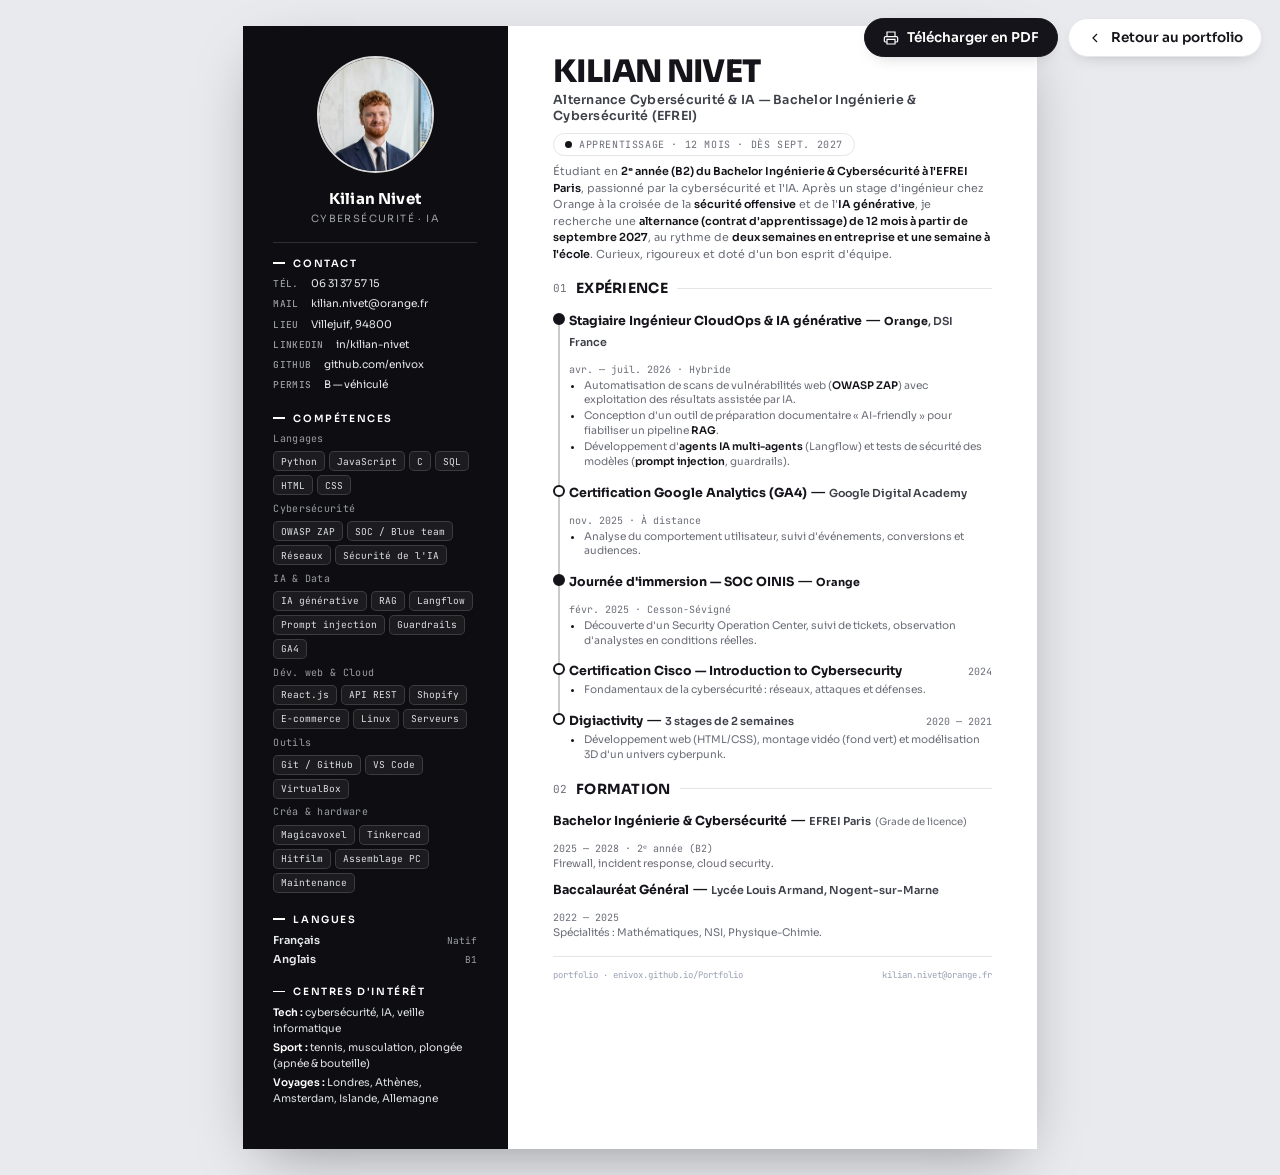
<file: cv.html>
<!DOCTYPE html>
<html lang="fr">
<head>
<meta charset="UTF-8" />
<meta name="viewport" content="width=device-width, initial-scale=1.0" />
<title>CV — Kilian Nivet</title>
<link href="https://fonts.googleapis.com/css2?family=Sora:wght@300;400;500;600;700;800&family=JetBrains+Mono:wght@400;500&display=swap" rel="stylesheet">
<style>
  :root{
    --sidebar:#0E0E12;
    --sb-text:#ECEDF1;
    --sb-muted:#9B9DA5;
    --sb-line:rgba(255,255,255,.14);
    --ink:#14141A;
    --muted:#6C6F79;
    --org:#3E414A;
    --line:#E6E6EA;
  }
  *{box-sizing:border-box;margin:0;padding:0}
  html,body{background:#e9eaee;font-family:"Sora",system-ui,sans-serif;color:var(--ink)}
  .mono{font-family:"JetBrains Mono",monospace}

  .toolbar{position:fixed;top:18px;right:18px;z-index:50;display:flex;gap:10px}
  .toolbar button,.toolbar a{font-family:"Sora",sans-serif;font-size:13.5px;font-weight:600;cursor:pointer;border-radius:999px;padding:10px 18px;border:1px solid var(--line);background:#fff;color:var(--ink);display:inline-flex;align-items:center;gap:8px;text-decoration:none;box-shadow:0 6px 18px -10px rgba(0,0,0,.3);transition:.2s}
  .toolbar .primary{background:var(--ink);color:#fff;border-color:var(--ink)}
  .toolbar button:hover,.toolbar a:hover{transform:translateY(-1px)}
  .toolbar svg{width:16px;height:16px}

  .page{width:210mm;min-height:297mm;margin:26px auto;background:#fff;display:grid;grid-template-columns:70mm 1fr;box-shadow:0 20px 60px -20px rgba(0,0,0,.4);overflow:hidden}

  /* Sidebar */
  .side{background:var(--sidebar);color:#fff;padding:0 0 12mm}
  .side-top{padding:10mm 7mm 6mm;text-align:center;position:relative}
  .side-top::after{content:"";position:absolute;left:8mm;right:8mm;bottom:0;height:1px;background:var(--sb-line)}
  .avatar{width:34mm;height:34mm;border-radius:50%;object-fit:cover;border:2px solid rgba(255,255,255,.85);margin:0 auto;display:block}
  .side .name-mini{margin-top:4mm;font-weight:700;font-size:15px;letter-spacing:.01em}
  .side .role-mini{color:var(--sb-muted);font-size:10px;letter-spacing:.14em;text-transform:uppercase;margin-top:4px}

  .side-sec{padding:5mm 8mm 0}
  .side-h{font-size:10px;letter-spacing:.16em;color:#fff;text-transform:uppercase;font-weight:600;margin-bottom:3mm;display:flex;align-items:center;gap:8px}
  .side-h::before{content:"";width:12px;height:1.5px;background:#fff;display:inline-block}

  .contact-line{font-size:10.5px;color:#E7E9ED;margin-bottom:2.5mm;line-height:1.35;word-break:break-word}
  .contact-line b{color:var(--sb-muted);font-weight:500;font-family:"JetBrains Mono",monospace;font-size:9.5px;letter-spacing:.03em}
  .contact-line a{color:#E7E9ED;text-decoration:none}

  .skill-block{margin-bottom:2.8mm}
  .skill-block .lab{font-size:10px;color:var(--sb-muted);font-family:"JetBrains Mono",monospace;margin-bottom:1.6mm;letter-spacing:.03em}
  .tags{display:flex;flex-wrap:wrap;gap:4px}
  .tag{font-size:9.5px;background:rgba(255,255,255,.06);border:1px solid var(--sb-line);color:#DFE1E6;padding:2.5px 7px;border-radius:5px;font-family:"JetBrains Mono",monospace}

  .lang-row{display:flex;justify-content:space-between;align-items:center;font-size:11px;margin-bottom:2mm;color:#E7E9ED}
  .lang-row b{font-weight:600}
  .lang-row .lvl{font-family:"JetBrains Mono",monospace;font-size:9.5px;color:var(--sb-muted)}

  .interest{font-size:10.5px;color:#DDE0E6;line-height:1.45;margin-bottom:1.6mm}
  .interest b{color:#fff;font-weight:600}

  /* Main */
  .main{padding:11mm 12mm 11mm}
  .name{font-size:34px;font-weight:800;letter-spacing:-.02em;line-height:1;color:var(--ink)}
  .headline{font-size:12.5px;color:var(--org);font-weight:600;margin-top:5px;letter-spacing:.02em}
  .avail{display:inline-flex;align-items:center;gap:7px;margin-top:9px;font-size:10px;font-family:"JetBrains Mono",monospace;color:var(--muted);border:1px solid var(--line);border-radius:999px;padding:4px 11px;text-transform:uppercase;letter-spacing:.06em}
  .avail i{width:7px;height:7px;border-radius:50%;background:var(--ink);display:inline-block;font-style:normal}
  .profile{margin-top:9px;font-size:11px;color:var(--muted);line-height:1.6;max-width:62ch}
  .profile b{color:var(--ink);font-weight:600}

  .sec{margin-top:6.5mm}
  .sec-h{display:flex;align-items:center;gap:9px;margin-bottom:4mm}
  .sec-h .t{font-size:14px;font-weight:700;color:var(--ink);letter-spacing:.02em;text-transform:uppercase}
  .sec-h .rule{flex:1;height:1px;background:var(--line)}
  .sec-h .no{font-family:"JetBrains Mono",monospace;font-size:11px;color:var(--muted)}

  .item{position:relative;padding-left:16px;margin-bottom:4.4mm}
  .item::before{content:"";position:absolute;left:0;top:4px;width:8px;height:8px;border-radius:50%;border:2px solid var(--ink);background:#fff}
  .item.filled::before{background:var(--ink)}
  .item::after{content:"";position:absolute;left:3px;top:14px;bottom:-4.4mm;width:1.5px;background:var(--line)}
  .item:last-child::after{display:none}
  .item-head{display:flex;justify-content:space-between;align-items:baseline;gap:12px;flex-wrap:wrap}
  .item-title{font-size:12.5px;font-weight:700;color:var(--ink)}
  .item-org{font-size:11px;color:var(--org);font-weight:600}
  .item-org .o{color:var(--ink);font-weight:700}
  .item-date{font-family:"JetBrains Mono",monospace;font-size:10px;color:var(--muted);white-space:nowrap}
  .item ul{margin-top:3px;padding-left:15px}
  .item ul li{font-size:10.5px;color:var(--muted);line-height:1.5;margin-bottom:1.5px}
  .item ul li::marker{color:var(--ink)}
  .item ul li b{color:var(--ink);font-weight:600}

  .edu-item{margin-bottom:3mm}
  .edu-item .item-head{margin-bottom:2px}
  .edu-item .desc{font-size:10.5px;color:var(--muted)}

  .foot-note{margin-top:6mm;padding-top:4mm;border-top:1px solid var(--line);font-family:"JetBrains Mono",monospace;font-size:9px;color:#9aa2b4;display:flex;justify-content:space-between}

  @media print{
    @page{size:A4;margin:0}
    html,body{background:#fff}
    .toolbar{display:none}
    .page{margin:0;box-shadow:none;width:210mm;min-height:auto;height:297mm;grid-template-columns:70mm 1fr;overflow:hidden}
    .side{height:297mm}
    *{-webkit-print-color-adjust:exact;print-color-adjust:exact}
  }
  @media screen and (max-width:820px){
    .toolbar{position:static;justify-content:center;padding:14px;flex-wrap:wrap}
    .page{width:100%;grid-template-columns:1fr;margin:0}
  }

  /* --- compactage pour tenir sur une seule page A4 --- */
  .main{padding:8mm 12mm}
  .name{font-size:31px}
  .profile{margin-top:7px;line-height:1.5}
  .sec{margin-top:4.5mm}
  .sec-h{margin-bottom:3mm}
  .item{margin-bottom:2.8mm}
  .item::after{left:5.25px;top:15px;bottom:calc(-2.8mm - 4px);background:rgba(14,14,18,.22)}
  .item ul li{line-height:1.42;margin-bottom:1px}
  .edu-item{margin-bottom:2.2mm}
  .foot-note{margin-top:4.5mm;padding-top:3mm}
  /* barre latérale resserrée */
  .side-top{padding:8mm 7mm 5mm}
  .avatar{width:31mm;height:31mm}
  .side{padding-bottom:8mm}
  .side-sec{padding-top:3.5mm}
  .side-h{margin-bottom:2mm}
  .contact-line{margin-bottom:1.6mm}
  .skill-block{margin-bottom:1.8mm}
  .lang-row{margin-bottom:1.4mm}
  .interest{margin-bottom:1.2mm}
</style>
</head>
<body>

<div class="toolbar no-print">
  <button class="primary" onclick="window.print()">
    <svg viewBox="0 0 24 24" fill="none" stroke="currentColor" stroke-width="1.8"><path d="M6 9V3h12v6M6 18H4a2 2 0 01-2-2v-4a2 2 0 012-2h16a2 2 0 012 2v4a2 2 0 01-2 2h-2M6 14h12v7H6z"/></svg>
    Télécharger en PDF
  </button>
  <a href="index.html">
    <svg viewBox="0 0 24 24" fill="none" stroke="currentColor" stroke-width="1.8"><path d="M15 18l-6-6 6-6"/></svg>
    Retour au portfolio
  </a>
</div>

<div class="page">
  <aside class="side">
    <div class="side-top">
      <img class="avatar" src="PPCARRER.png" alt="Kilian Nivet">
      <div class="name-mini">Kilian Nivet</div>
      <div class="role-mini">Cybersécurité · IA</div>
    </div>

    <div class="side-sec">
      <div class="side-h">Contact</div>
      <div class="contact-line"><b>TÉL.&nbsp;&nbsp;</b>06 31 37 57 15</div>
      <div class="contact-line"><b>MAIL&nbsp;&nbsp;</b><a href="mailto:kilian.nivet@orange.fr">kilian.nivet@orange.fr</a></div>
      <div class="contact-line"><b>LIEU&nbsp;&nbsp;</b>Villejuif, 94800</div>
      <div class="contact-line"><b>LINKEDIN&nbsp;&nbsp;</b><a href="https://www.linkedin.com/in/kilian-nivet-889594388/">in/kilian-nivet</a></div>
      <div class="contact-line"><b>GITHUB&nbsp;&nbsp;</b><a href="https://github.com/enivox">github.com/enivox</a></div>
      <div class="contact-line"><b>PERMIS&nbsp;&nbsp;</b>B — véhiculé</div>
    </div>

    <div class="side-sec">
      <div class="side-h">Compétences</div>
      <div class="skill-block"><div class="lab">Langages</div><div class="tags"><span class="tag">Python</span><span class="tag">JavaScript</span><span class="tag">C</span><span class="tag">SQL</span><span class="tag">HTML</span><span class="tag">CSS</span></div></div>
      <div class="skill-block"><div class="lab">Cybersécurité</div><div class="tags"><span class="tag">OWASP ZAP</span><span class="tag">SOC / Blue team</span><span class="tag">Réseaux</span><span class="tag">Sécurité de l'IA</span></div></div>
      <div class="skill-block"><div class="lab">IA &amp; Data</div><div class="tags"><span class="tag">IA générative</span><span class="tag">RAG</span><span class="tag">Langflow</span><span class="tag">Prompt injection</span><span class="tag">Guardrails</span><span class="tag">GA4</span></div></div>
      <div class="skill-block"><div class="lab">Dév. web &amp; Cloud</div><div class="tags"><span class="tag">React.js</span><span class="tag">API REST</span><span class="tag">Shopify</span><span class="tag">E-commerce</span><span class="tag">Linux</span><span class="tag">Serveurs</span></div></div>
      <div class="skill-block"><div class="lab">Outils</div><div class="tags"><span class="tag">Git / GitHub</span><span class="tag">VS Code</span><span class="tag">VirtualBox</span></div></div>
      <div class="skill-block"><div class="lab">Créa &amp; hardware</div><div class="tags"><span class="tag">Magicavoxel</span><span class="tag">Tinkercad</span><span class="tag">Hitfilm</span><span class="tag">Assemblage PC</span><span class="tag">Maintenance</span></div></div>
    </div>

    <div class="side-sec">
      <div class="side-h">Langues</div>
      <div class="lang-row"><b>Français</b><span class="lvl">Natif</span></div>
      <div class="lang-row"><b>Anglais</b><span class="lvl">B1</span></div>
    </div>

    <div class="side-sec">
      <div class="side-h">Centres d'intérêt</div>
      <div class="interest"><b>Tech :</b> cybersécurité, IA, veille informatique</div>
      <div class="interest"><b>Sport :</b> tennis, musculation, plongée (apnée &amp; bouteille)</div>
      <div class="interest"><b>Voyages :</b> Londres, Athènes, Amsterdam, Islande, Allemagne</div>
    </div>
  </aside>

  <main class="main">
    <div class="name">KILIAN NIVET</div>
    <div class="headline">Alternance Cybersécurité &amp; IA — Bachelor Ingénierie &amp; Cybersécurité (EFREI)</div>
    <div class="avail"><i></i>Apprentissage · 12 mois · dès sept. 2027</div>
    <p class="profile">Étudiant en <b>2ᵉ année (B2) du Bachelor Ingénierie &amp; Cybersécurité à l'EFREI Paris</b>, passionné par la cybersécurité et l'IA. Après un stage d'ingénieur chez Orange à la croisée de la <b>sécurité offensive</b> et de l'<b>IA générative</b>, je recherche une <b>alternance (contrat d'apprentissage) de 12 mois à partir de septembre 2027</b>, au rythme de <b>deux semaines en entreprise et une semaine à l'école</b>. Curieux, rigoureux et doté d'un bon esprit d'équipe.</p>

    <section class="sec">
      <div class="sec-h"><span class="no">01</span><span class="t">Expérience</span><span class="rule"></span></div>

      <div class="item filled">
        <div class="item-head">
          <div><span class="item-title">Stagiaire Ingénieur CloudOps &amp; IA générative</span> — <span class="item-org"><span class="o">Orange</span>, DSI France</span></div>
          <span class="item-date">avr. — juil. 2026 · Hybride</span>
        </div>
        <ul>
          <li>Automatisation de scans de vulnérabilités web (<b>OWASP ZAP</b>) avec exploitation des résultats assistée par IA.</li>
          <li>Conception d'un outil de préparation documentaire « AI-friendly » pour fiabiliser un pipeline <b>RAG</b>.</li>
          <li>Développement d'<b>agents IA multi-agents</b> (Langflow) et tests de sécurité des modèles (<b>prompt injection</b>, guardrails).</li>
        </ul>
      </div>

      <div class="item">
        <div class="item-head">
          <div><span class="item-title">Certification Google Analytics (GA4)</span> — <span class="item-org">Google Digital Academy</span></div>
          <span class="item-date">nov. 2025 · À distance</span>
        </div>
        <ul><li>Analyse du comportement utilisateur, suivi d'événements, conversions et audiences.</li></ul>
      </div>

      <div class="item filled">
        <div class="item-head">
          <div><span class="item-title">Journée d'immersion — SOC OINIS</span> — <span class="item-org"><span class="o">Orange</span></span></div>
          <span class="item-date">févr. 2025 · Cesson-Sévigné</span>
        </div>
        <ul><li>Découverte d'un Security Operation Center, suivi de tickets, observation d'analystes en conditions réelles.</li></ul>
      </div>

      <div class="item">
        <div class="item-head">
          <div><span class="item-title">Certification Cisco — Introduction to Cybersecurity</span></div>
          <span class="item-date">2024</span>
        </div>
        <ul><li>Fondamentaux de la cybersécurité : réseaux, attaques et défenses.</li></ul>
      </div>

      <div class="item">
        <div class="item-head">
          <div><span class="item-title">Digiactivity</span> — <span class="item-org">3 stages de 2 semaines</span></div>
          <span class="item-date">2020 — 2021</span>
        </div>
        <ul><li>Développement web (HTML/CSS), montage vidéo (fond vert) et modélisation 3D d'un univers cyberpunk.</li></ul>
      </div>
    </section>

    <section class="sec">
      <div class="sec-h"><span class="no">02</span><span class="t">Formation</span><span class="rule"></span></div>
      <div class="edu-item">
        <div class="item-head">
          <div><span class="item-title">Bachelor Ingénierie &amp; Cybersécurité</span> — <span class="item-org">EFREI Paris</span> <span style="font-size:10px;color:var(--muted)">(Grade de licence)</span></div>
          <span class="item-date">2025 — 2028 · 2ᵉ année (B2)</span>
        </div>
        <div class="desc">Firewall, incident response, cloud security.</div>
      </div>
      <div class="edu-item">
        <div class="item-head">
          <div><span class="item-title">Baccalauréat Général</span> — <span class="item-org">Lycée Louis Armand, Nogent-sur-Marne</span></div>
          <span class="item-date">2022 — 2025</span>
        </div>
        <div class="desc">Spécialités : Mathématiques, NSI, Physique-Chimie.</div>
      </div>
    </section>

    <div class="foot-note">
      <span>portfolio · enivox.github.io/Portfolio</span>
      <span>kilian.nivet@orange.fr</span>
    </div>
  </main>
</div>
</body>
</html>
</file>
